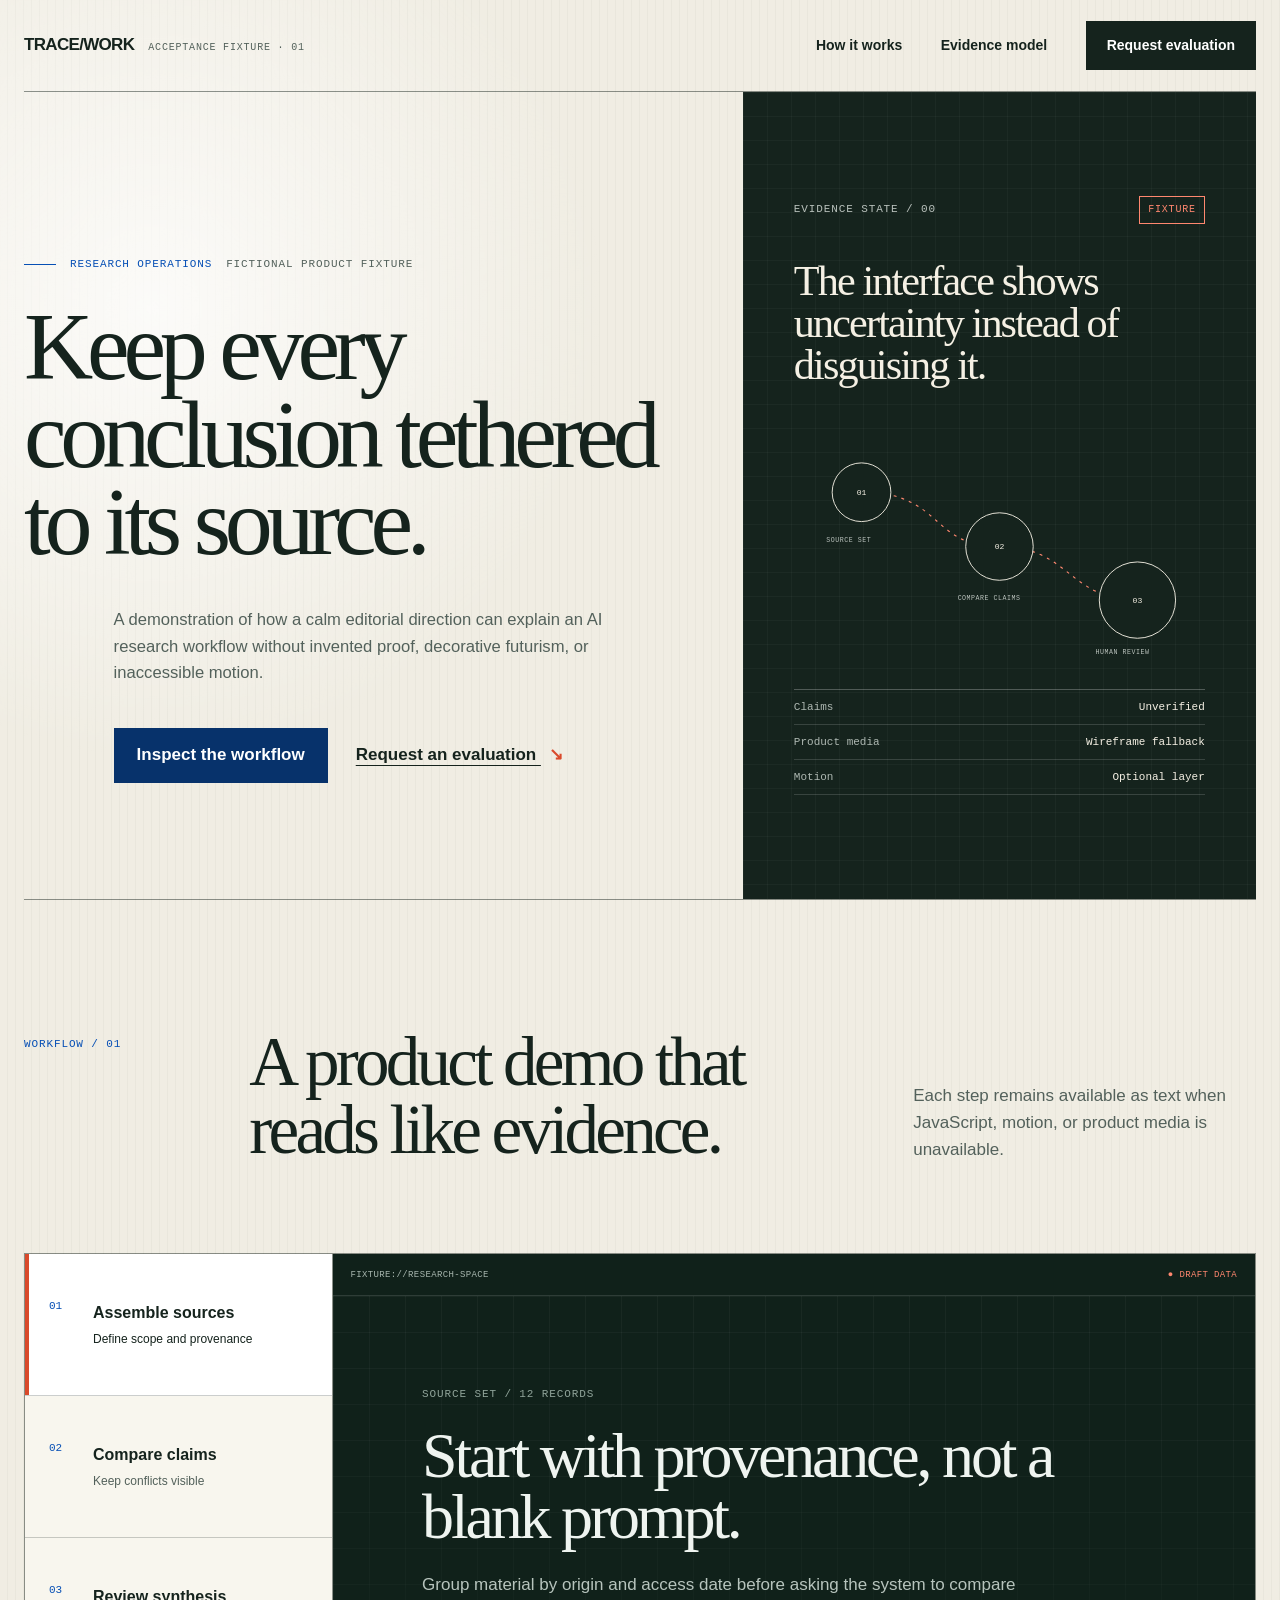
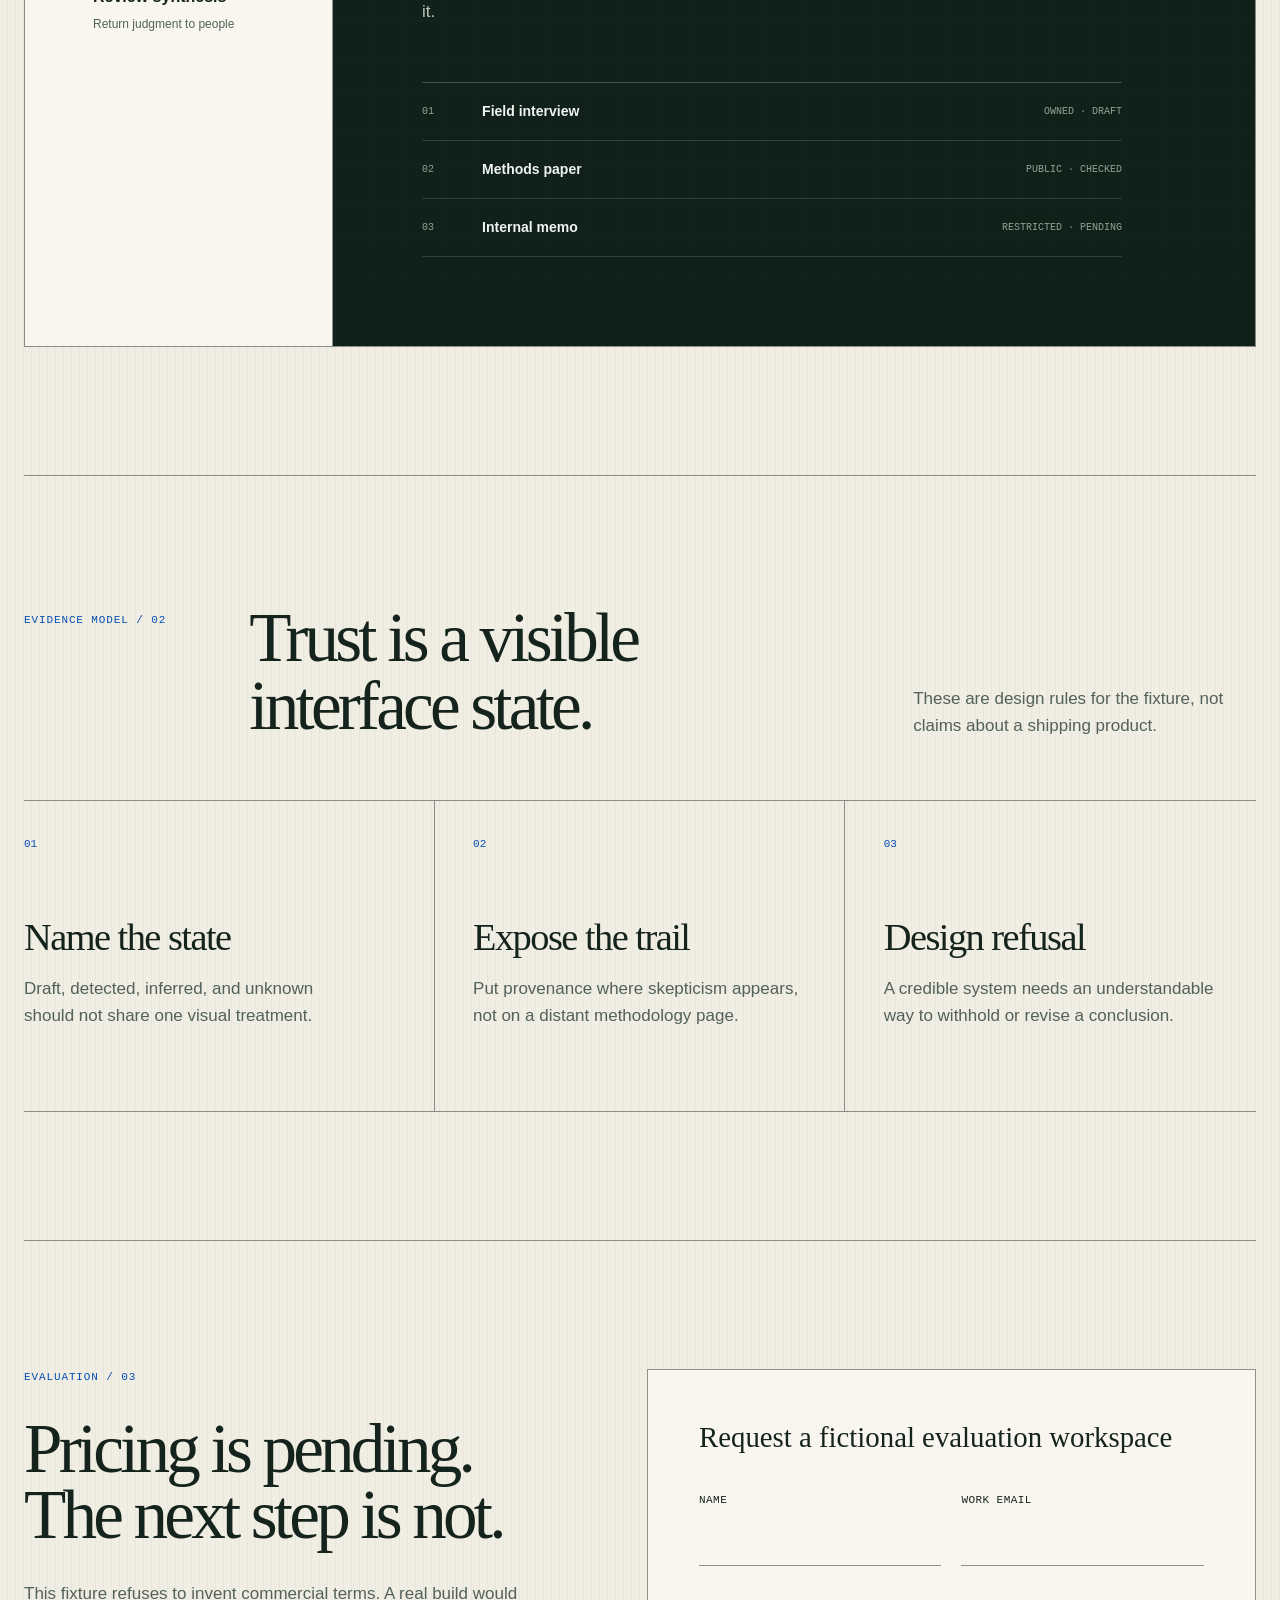
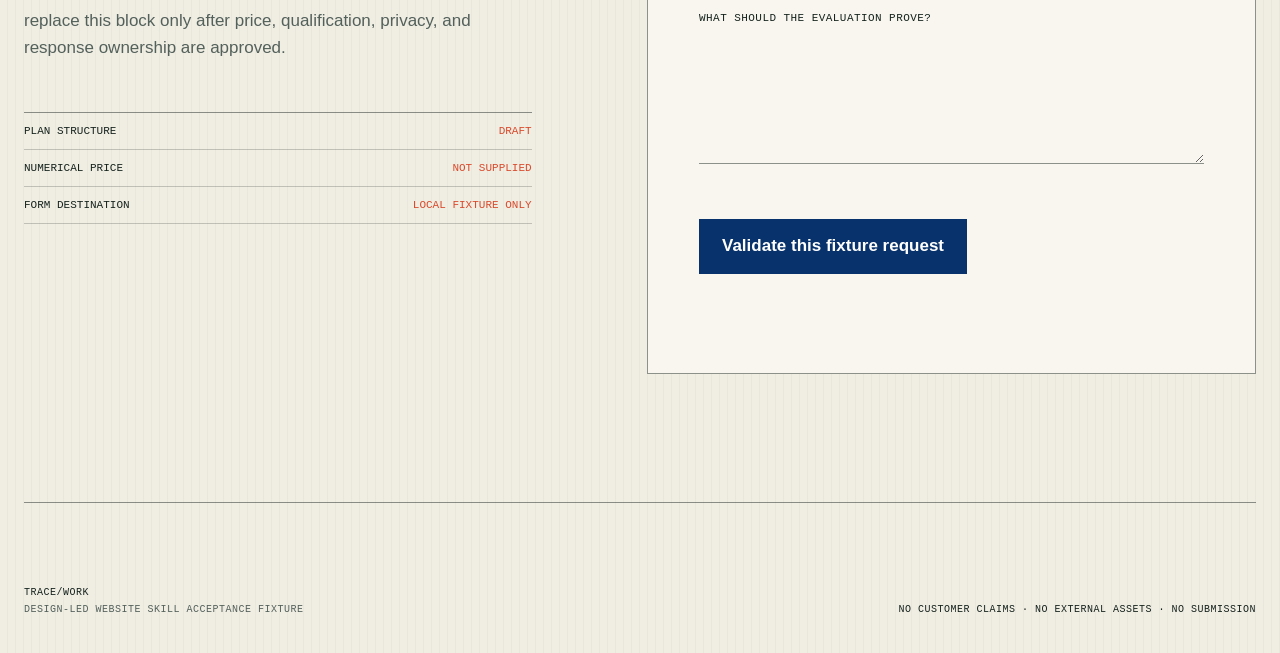
<file: skills/design-led-website-builder/assets/e2e-fixture/index.html>
<!doctype html>
<html lang="en">
  <head>
    <meta charset="utf-8" />
    <meta name="viewport" content="width=device-width, initial-scale=1" />
    <meta name="color-scheme" content="light" />
    <meta
      name="description"
      content="A fictional browser-test fixture for a design-led website workflow."
    />
    <link rel="icon" href="data:," />
    <title>Trace/Work — Evidence-first research fixture</title>
    <link rel="stylesheet" href="styles.css" />
    <noscript>
      <style>
        @media (max-width: 720px) {
          .primary-nav { position: static; grid-column: 1 / -1; box-shadow: none; }
        }
      </style>
    </noscript>
    <script src="app.js" defer></script>
  </head>
  <body>
    <a class="skip-link" href="#main">Skip to content</a>

    <header class="site-header" data-header>
      <a class="wordmark" href="#top" aria-label="TRACE/WORK — back to top">
        <span>TRACE/WORK</span>
        <small>acceptance fixture · 01</small>
      </a>

      <button
        class="nav-toggle"
        type="button"
        aria-expanded="false"
        aria-controls="primary-navigation"
      >
        <span>Menu</span>
        <span class="nav-toggle__mark" aria-hidden="true"></span>
      </button>

      <nav class="primary-nav" id="primary-navigation" aria-label="Primary navigation">
        <a href="#workflow">How it works</a>
        <a href="#method">Evidence model</a>
        <a class="nav-action" href="#evaluation">Request evaluation</a>
      </nav>
    </header>

    <main id="main">
      <section class="hero" id="top" aria-labelledby="hero-title">
        <div class="hero__copy">
          <p class="eyebrow"><span>Research operations</span> Fictional product fixture</p>
          <h1 id="hero-title">Keep every conclusion tethered to its source.</h1>
          <p class="hero__lede">
            A demonstration of how a calm editorial direction can explain an AI research
            workflow without invented proof, decorative futurism, or inaccessible motion.
          </p>
          <div class="hero__actions">
            <a class="button button--primary" href="#workflow">Inspect the workflow</a>
            <a class="text-link" href="#evaluation">Request an evaluation <span aria-hidden="true">↘</span></a>
          </div>
        </div>

        <aside class="hero__evidence" aria-labelledby="evidence-state-title">
          <div class="evidence-heading">
            <p class="index">EVIDENCE STATE / 00</p>
            <span class="status status--pending">Fixture</span>
          </div>
          <h2 id="evidence-state-title">The interface shows uncertainty instead of disguising it.</h2>
          <svg class="evidence-map" viewBox="0 0 560 300" role="img" aria-labelledby="map-title map-desc">
            <title id="map-title">Evidence flow from sources to human review</title>
            <desc id="map-desc">Three connected stages: source set, compared claims, and human review.</desc>
            <path class="map-line" d="M92 78 C204 78 184 152 280 152 S374 225 468 225" />
            <g class="map-node" transform="translate(92 78)">
              <circle r="40" />
              <text text-anchor="middle" y="4">01</text>
            </g>
            <g class="map-node" transform="translate(280 152)">
              <circle r="46" />
              <text text-anchor="middle" y="4">02</text>
            </g>
            <g class="map-node" transform="translate(468 225)">
              <circle r="52" />
              <text text-anchor="middle" y="4">03</text>
            </g>
            <text class="map-label" x="44" y="146">SOURCE SET</text>
            <text class="map-label" x="223" y="225">COMPARE CLAIMS</text>
            <text class="map-label" x="411" y="298">HUMAN REVIEW</text>
          </svg>
          <dl class="evidence-meta">
            <div><dt>Claims</dt><dd>Unverified</dd></div>
            <div><dt>Product media</dt><dd>Wireframe fallback</dd></div>
            <div><dt>Motion</dt><dd>Optional layer</dd></div>
          </dl>
        </aside>
      </section>

      <section class="workflow section-shell" id="workflow" aria-labelledby="workflow-title">
        <header class="section-heading">
          <p class="index">WORKFLOW / 01</p>
          <div>
            <h2 id="workflow-title">A product demo that reads like evidence.</h2>
            <p>Each step remains available as text when JavaScript, motion, or product media is unavailable.</p>
          </div>
        </header>

        <div class="demo">
          <div class="demo-tabs" role="tablist" aria-label="Research workflow steps">
            <button id="tab-source" role="tab" aria-selected="true" aria-controls="panel-source" tabindex="0" data-step="source">
              <span>01</span><strong>Assemble sources</strong><small>Define scope and provenance</small>
            </button>
            <button id="tab-compare" role="tab" aria-selected="false" aria-controls="panel-compare" tabindex="-1" data-step="compare">
              <span>02</span><strong>Compare claims</strong><small>Keep conflicts visible</small>
            </button>
            <button id="tab-review" role="tab" aria-selected="false" aria-controls="panel-review" tabindex="-1" data-step="review">
              <span>03</span><strong>Review synthesis</strong><small>Return judgment to people</small>
            </button>
          </div>

          <div class="demo-stage" aria-live="polite">
            <div class="stage-chrome" aria-hidden="true">
              <span>fixture://research-space</span><span>● draft data</span>
            </div>
            <div class="stage-grid" aria-hidden="true"></div>

            <article class="demo-panel" id="panel-source" role="tabpanel" aria-labelledby="tab-source" data-panel="source">
              <p class="panel-kicker">Source set / 12 records</p>
              <h3>Start with provenance, not a blank prompt.</h3>
              <p>Group material by origin and access date before asking the system to compare it.</p>
              <div class="record-list" aria-label="Illustrative source records">
                <div><span>01</span><b>Field interview</b><em>Owned · draft</em></div>
                <div><span>02</span><b>Methods paper</b><em>Public · checked</em></div>
                <div><span>03</span><b>Internal memo</b><em>Restricted · pending</em></div>
              </div>
            </article>

            <article class="demo-panel" id="panel-compare" role="tabpanel" aria-labelledby="tab-compare" data-panel="compare">
              <p class="panel-kicker">Claim comparison / 03 tensions</p>
              <h3>Keep disagreement in the working surface.</h3>
              <p>Contradictions remain inspectable instead of being flattened into a confident paragraph.</p>
              <div class="claim-grid" aria-label="Illustrative claim comparison">
                <div><span>CLAIM A</span><p>Adoption is driven by review speed.</p><em>2 supporting · 1 conflicting</em></div>
                <div><span>CLAIM B</span><p>Trust depends on visible source trails.</p><em>3 supporting · 0 conflicting</em></div>
              </div>
            </article>

            <article class="demo-panel" id="panel-review" role="tabpanel" aria-labelledby="tab-review" data-panel="review">
              <p class="panel-kicker">Human review / unresolved</p>
              <h3>Make the final decision explicitly human.</h3>
              <p>Reviewers can inspect support, flag gaps, and refuse a conclusion without losing the work.</p>
              <div class="review-card" aria-label="Illustrative review status">
                <div><span class="review-mark" aria-hidden="true">?</span><div><b>Conclusion requires review</b><small>Two claims rely on pending evidence.</small></div></div>
                <button type="button" disabled>Approval unavailable in fixture</button>
              </div>
            </article>
          </div>
        </div>
        <noscript><p class="noscript-note">Enhanced step switching is unavailable; all three workflow steps are shown in sequence.</p></noscript>
      </section>

      <section class="method section-shell" id="method" aria-labelledby="method-title">
        <header class="section-heading section-heading--compact">
          <p class="index">EVIDENCE MODEL / 02</p>
          <div>
            <h2 id="method-title">Trust is a visible interface state.</h2>
            <p>These are design rules for the fixture, not claims about a shipping product.</p>
          </div>
        </header>
        <div class="principles">
          <article>
            <span>01</span><h3>Name the state</h3>
            <p>Draft, detected, inferred, and unknown should not share one visual treatment.</p>
          </article>
          <article>
            <span>02</span><h3>Expose the trail</h3>
            <p>Put provenance where skepticism appears, not on a distant methodology page.</p>
          </article>
          <article>
            <span>03</span><h3>Design refusal</h3>
            <p>A credible system needs an understandable way to withhold or revise a conclusion.</p>
          </article>
        </div>
      </section>

      <section class="evaluation section-shell" id="evaluation" aria-labelledby="evaluation-title">
        <div class="evaluation__terms">
          <p class="index">EVALUATION / 03</p>
          <h2 id="evaluation-title">Pricing is pending. The next step is not.</h2>
          <p>
            This fixture refuses to invent commercial terms. A real build would replace this
            block only after price, qualification, privacy, and response ownership are approved.
          </p>
          <dl>
            <div><dt>Plan structure</dt><dd>Draft</dd></div>
            <div><dt>Numerical price</dt><dd>Not supplied</dd></div>
            <div><dt>Form destination</dt><dd>Local fixture only</dd></div>
          </dl>
        </div>

        <form class="evaluation-form" action="#evaluation" method="get" novalidate>
          <p class="form-intro">Request a fictional evaluation workspace</p>
          <div class="field-row">
            <div class="field">
              <label for="name">Name</label>
              <input id="name" name="name" autocomplete="name" required aria-describedby="name-error" />
              <small class="field-error" id="name-error"></small>
            </div>
            <div class="field">
              <label for="email">Work email</label>
              <input id="email" name="email" type="email" autocomplete="email" required aria-describedby="email-error" />
              <small class="field-error" id="email-error"></small>
            </div>
          </div>
          <div class="field">
            <label for="team">What should the evaluation prove?</label>
            <textarea id="team" name="team" rows="4" required aria-describedby="team-error"></textarea>
            <small class="field-error" id="team-error"></small>
          </div>
          <button class="button button--primary" type="submit">Validate this fixture request</button>
          <p class="form-status" role="status" tabindex="-1"></p>
        </form>
      </section>
    </main>

    <footer class="site-footer">
      <p>TRACE/WORK <span>Design-led website Skill acceptance fixture</span></p>
      <p>No customer claims · no external assets · no submission</p>
    </footer>
  </body>
</html>
</file>
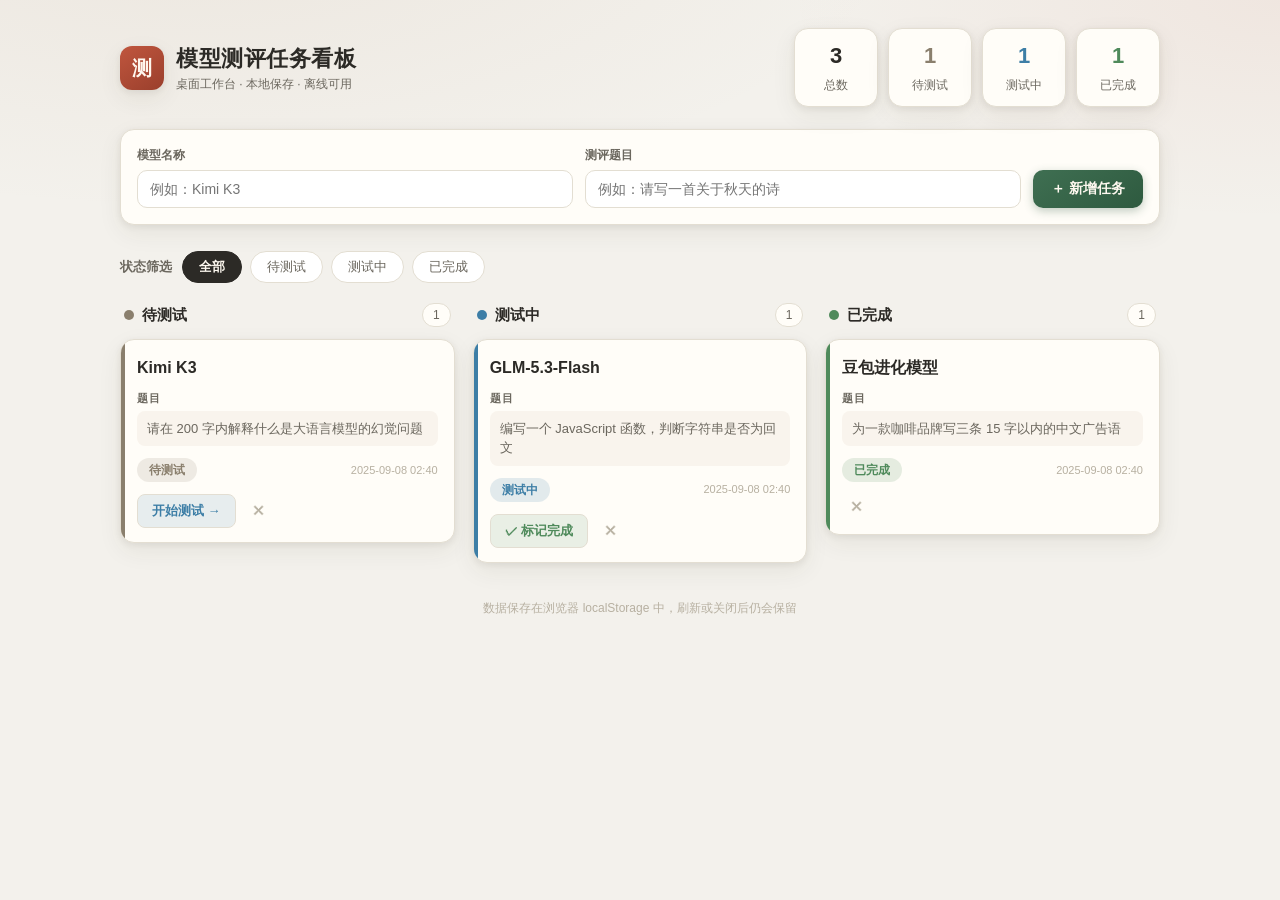
<file: skills/liucong-model-eval/assets/demo/board-source.html>
<!DOCTYPE html>
<html lang="zh-CN">
<head>
<meta charset="UTF-8">
<meta name="viewport" content="width=device-width, initial-scale=1.0">
<title>模型测评任务看板</title>
<style>
  :root {
    --bg: #f3f1ec;
    --panel: #fffdf8;
    --ink: #2c2a26;
    --ink-soft: #6b675e;
    --line: #e3ded2;
    --wood: #b08968;
    --accent: #c0563e;
    --todo: #8a7f6d;
    --doing: #3d7ea6;
    --done: #4f8a5b;
    --radius: 14px;
    --shadow: 0 2px 6px rgba(60,50,35,.08), 0 8px 24px rgba(60,50,35,.07);
  }
  * { box-sizing: border-box; margin: 0; padding: 0; }
  html { -webkit-text-size-adjust: 100%; }
  body {
    font-family: "PingFang SC", "Hiragino Sans GB", "Microsoft YaHei", "Noto Sans CJK SC", sans-serif;
    background:
      radial-gradient(1200px 500px at 15% -10%, rgba(176,137,104,.10), transparent 60%),
      radial-gradient(900px 400px at 100% 0%, rgba(192,86,62,.07), transparent 55%),
      var(--bg);
    color: var(--ink);
    min-height: 100vh;
    line-height: 1.5;
  }
  .desk { max-width: 1080px; margin: 0 auto; padding: 28px 20px 60px; }

  header.bar {
    display: flex; align-items: center; justify-content: space-between;
    gap: 16px; flex-wrap: wrap; margin-bottom: 22px;
  }
  .brand { display: flex; align-items: center; gap: 12px; }
  .brand .seal {
    width: 44px; height: 44px; border-radius: 12px; flex: none;
    background: linear-gradient(145deg, #c0563e, #9a3f2c);
    color: #fff7ee; display: grid; place-items: center;
    font-size: 20px; font-weight: 700; box-shadow: var(--shadow);
  }
  .brand h1 { font-size: 22px; letter-spacing: .5px; }
  .brand p { font-size: 12px; color: var(--ink-soft); }

  .stats { display: flex; gap: 10px; flex-wrap: wrap; }
  .stat {
    background: var(--panel); border: 1px solid var(--line);
    border-radius: var(--radius); padding: 10px 16px; min-width: 84px;
    box-shadow: var(--shadow); text-align: center;
  }
  .stat b { display: block; font-size: 22px; font-variant-numeric: tabular-nums; }
  .stat span { font-size: 12px; color: var(--ink-soft); }
  .stat.s-todo b { color: var(--todo); }
  .stat.s-doing b { color: var(--doing); }
  .stat.s-done b { color: var(--done); }

  .toolbar {
    display: flex; gap: 12px; align-items: flex-end; flex-wrap: wrap;
    background: var(--panel); border: 1px solid var(--line);
    border-radius: var(--radius); padding: 16px; margin-bottom: 26px;
    box-shadow: var(--shadow);
  }
  .field { display: flex; flex-direction: column; gap: 6px; flex: 1 1 180px; }
  .field label { font-size: 12px; color: var(--ink-soft); font-weight: 600; }
  .field input {
    border: 1px solid var(--line); border-radius: 10px; background: #fff;
    padding: 10px 12px; font-size: 14px; color: var(--ink);
    outline: none; transition: border-color .15s, box-shadow .15s;
    font-family: inherit; width: 100%;
  }
  .field input:focus { border-color: var(--wood); box-shadow: 0 0 0 3px rgba(176,137,104,.18); }

  .btn {
    border: none; cursor: pointer; font-family: inherit; font-size: 14px;
    border-radius: 10px; padding: 10px 18px; font-weight: 600;
    transition: transform .1s ease, box-shadow .15s ease, background .15s;
  }
  .btn:active { transform: translateY(1px); }
  .btn-add {
    background: linear-gradient(145deg, #3f6f52, #2e5a3f); color: #fdf8ef;
    box-shadow: 0 3px 10px rgba(46,90,63,.3);
  }
  .btn-add:hover { box-shadow: 0 5px 14px rgba(46,90,63,.4); }
  .btn-ghost { background: #fff; border: 1px solid var(--line); color: var(--ink-soft); }
  .btn-ghost:hover { border-color: var(--wood); color: var(--ink); }

  .filters { display: flex; gap: 8px; flex-wrap: wrap; margin-bottom: 20px; align-items: center; }
  .filters .cap { font-size: 13px; color: var(--ink-soft); margin-right: 2px; font-weight: 600; }
  .chip {
    border: 1px solid var(--line); background: #fff; color: var(--ink-soft);
    border-radius: 999px; padding: 6px 16px; font-size: 13px; cursor: pointer;
    font-family: inherit; transition: all .15s;
  }
  .chip:hover { border-color: var(--wood); }
  .chip.active { background: var(--ink); color: #fdf8ef; border-color: var(--ink); font-weight: 600; }

  .board { display: grid; grid-template-columns: repeat(3, 1fr); gap: 18px; align-items: start; }
  .col-head { display: flex; align-items: center; gap: 8px; margin-bottom: 12px; padding: 0 4px; }
  .col-head .dot { width: 10px; height: 10px; border-radius: 50%; }
  .col-head h2 { font-size: 15px; font-weight: 700; }
  .col-head .count {
    margin-left: auto; font-size: 12px; color: var(--ink-soft);
    background: var(--panel); border: 1px solid var(--line);
    border-radius: 999px; padding: 2px 10px;
  }
  .col-head.todo .dot { background: var(--todo); }
  .col-head.doing .dot { background: var(--doing); }
  .col-head.done .dot { background: var(--done); }

  .col-cards { display: flex; flex-direction: column; gap: 14px; min-height: 60px; }
  .empty-hint {
    border: 1.5px dashed var(--line); border-radius: var(--radius);
    color: #b7b0a1; text-align: center; padding: 26px 10px; font-size: 13px;
    background: rgba(255,253,248,.5);
  }

  .card {
    background: var(--panel); border: 1px solid var(--line);
    border-radius: var(--radius); padding: 16px 16px 14px;
    box-shadow: var(--shadow); position: relative; overflow: hidden;
    animation: pop .25s ease;
  }
  @keyframes pop { from { opacity: 0; transform: translateY(6px) scale(.98); } to { opacity: 1; } }
  .card::before { content: ""; position: absolute; left: 0; top: 0; bottom: 0; width: 4px; }
  .card.st-todo::before { background: var(--todo); }
  .card.st-doing::before { background: var(--doing); }
  .card.st-done::before { background: var(--done); }

  .card .model-name { font-size: 16px; font-weight: 700; word-break: break-all; }
  .card .q-label { font-size: 11px; color: var(--ink-soft); margin-top: 10px; font-weight: 600; letter-spacing: 1px; }
  .card .question {
    margin-top: 4px; font-size: 13px; color: var(--ink-soft);
    background: rgba(176,137,104,.08); border-radius: 8px; padding: 8px 10px;
    word-break: break-all;
  }
  .card .meta {
    display: flex; align-items: center; justify-content: space-between;
    margin-top: 12px; gap: 8px; flex-wrap: wrap;
  }
  .badge { font-size: 12px; font-weight: 600; padding: 3px 12px; border-radius: 999px; }
  .st-todo .badge { background: rgba(138,127,109,.15); color: var(--todo); }
  .st-doing .badge { background: rgba(61,126,166,.15); color: var(--doing); }
  .st-done .badge { background: rgba(79,138,91,.15); color: var(--done); }
  .card .time { font-size: 11px; color: #b7b0a1; }

  .card .actions { display: flex; gap: 8px; margin-top: 12px; flex-wrap: wrap; align-items: center; }
  .btn-sm { padding: 7px 14px; font-size: 13px; border-radius: 8px; }
  .btn-start { background: rgba(61,126,166,.12); color: var(--doing); }
  .btn-start:hover { background: rgba(61,126,166,.22); }
  .btn-finish { background: rgba(79,138,91,.12); color: var(--done); }
  .btn-finish:hover { background: rgba(79,138,91,.22); }
  .btn-del {
    background: none; border: none; color: #b7b0a1; cursor: pointer;
    font-size: 14px; line-height: 1; padding: 6px 8px; border-radius: 6px;
  }
  .btn-del:hover { color: var(--accent); background: rgba(192,86,62,.08); }

  .toast {
    position: fixed; left: 50%; bottom: 30px; transform: translateX(-50%) translateY(20px);
    background: var(--ink); color: #fdf8ef; padding: 10px 22px; border-radius: 999px;
    font-size: 13px; opacity: 0; pointer-events: none;
    transition: opacity .25s, transform .25s; box-shadow: var(--shadow); z-index: 50;
    max-width: 86vw;
  }
  .toast.show { opacity: 1; transform: translateX(-50%) translateY(0); }

  footer.note { margin-top: 36px; text-align: center; font-size: 12px; color: #b7b0a1; }

  @media (max-width: 860px) {
    .board { grid-template-columns: repeat(auto-fit, minmax(260px, 1fr)); }
  }
  @media (max-width: 560px) {
    .desk { padding: 18px 12px 48px; }
    .brand h1 { font-size: 18px; }
    .stats { width: 100%; }
    .stat { flex: 1 1 calc(50% - 10px); min-width: 0; padding: 8px 10px; }
    .stat b { font-size: 18px; }
    .toolbar { padding: 12px; }
    .field { flex: 1 1 100%; }
    .btn-add { width: 100%; }
    .filters .cap { width: 100%; margin-bottom: 2px; }
    .chip { padding: 5px 13px; }
  }
</style>
</head>
<body>
<div class="desk">

  <header class="bar">
    <div class="brand">
      <div class="seal">测</div>
      <div>
        <h1>模型测评任务看板</h1>
        <p>桌面工作台 · 本地保存 · 离线可用</p>
      </div>
    </div>
    <div class="stats" id="stats">
      <div class="stat s-total"><b id="n-total">0</b><span>总数</span></div>
      <div class="stat s-todo"><b id="n-todo">0</b><span>待测试</span></div>
      <div class="stat s-doing"><b id="n-doing">0</b><span>测试中</span></div>
      <div class="stat s-done"><b id="n-done">0</b><span>已完成</span></div>
    </div>
  </header>

  <form class="toolbar" id="add-form" autocomplete="off">
    <div class="field">
      <label for="inp-model">模型名称</label>
      <input id="inp-model" type="text" placeholder="例如：Kimi K3" maxlength="60">
    </div>
    <div class="field">
      <label for="inp-question">测评题目</label>
      <input id="inp-question" type="text" placeholder="例如：请写一首关于秋天的诗" maxlength="200">
    </div>
    <div class="field" style="flex:0 0 auto; justify-content:flex-end;">
      <label>&nbsp;</label>
      <button type="submit" class="btn btn-add" id="btn-add">＋ 新增任务</button>
    </div>
  </form>

  <div class="filters" id="filters">
    <span class="cap">状态筛选</span>
    <button type="button" class="chip active" data-filter="all">全部</button>
    <button type="button" class="chip" data-filter="todo">待测试</button>
    <button type="button" class="chip" data-filter="doing">测试中</button>
    <button type="button" class="chip" data-filter="done">已完成</button>
  </div>

  <div class="board">
    <section>
      <div class="col-head todo"><span class="dot"></span><h2>待测试</h2><span class="count" id="c-todo">0</span></div>
      <div class="col-cards" id="col-todo"></div>
    </section>
    <section>
      <div class="col-head doing"><span class="dot"></span><h2>测试中</h2><span class="count" id="c-doing">0</span></div>
      <div class="col-cards" id="col-doing"></div>
    </section>
    <section>
      <div class="col-head done"><span class="dot"></span><h2>已完成</h2><span class="count" id="c-done">0</span></div>
      <div class="col-cards" id="col-done"></div>
    </section>
  </div>

  <footer class="note">数据保存在浏览器 localStorage 中，刷新或关闭后仍会保留</footer>
</div>

<div class="toast" id="toast"></div>

<script>
(function () {
  "use strict";
  var STORE_KEY = "model-eval-board-v1";
  var STATUS_TEXT = { todo: "待测试", doing: "测试中", done: "已完成" };
  var SEED = [
    { id: "seed-1", model: "Kimi K3", question: "请在 200 字内解释什么是大语言模型的幻觉问题", status: "todo", createdAt: 1757299200000 },
    { id: "seed-2", model: "GLM-5.3-Flash", question: "编写一个 JavaScript 函数，判断字符串是否为回文", status: "doing", createdAt: 1757299200000 },
    { id: "seed-3", model: "豆包进化模型", question: "为一款咖啡品牌写三条 15 字以内的中文广告语", status: "done", createdAt: 1757299200000 }
  ];

  var $ = function (id) { return document.getElementById(id); };

  function loadTasks() {
    try {
      var raw = localStorage.getItem(STORE_KEY);
      if (raw) {
        var arr = JSON.parse(raw);
        if (Array.isArray(arr)) return arr;
      }
    } catch (e) { /* 数据损坏时回退到初始数据 */ }
    return null;
  }

  function saveTasks() {
    try {
      localStorage.setItem(STORE_KEY, JSON.stringify(tasks));
    } catch (e) { /* 隐私模式等场景下静默失败 */ }
  }

  var tasks = loadTasks();
  if (!tasks) { tasks = SEED.slice(); saveTasks(); }

  var currentFilter = "all";

  function fmtTime(ts) {
    var d = new Date(ts);
    function p(n) { return (n < 10 ? "0" : "") + n; }
    return d.getFullYear() + "-" + p(d.getMonth() + 1) + "-" + p(d.getDate()) +
      " " + p(d.getHours()) + ":" + p(d.getMinutes());
  }

  var toastTimer = null;
  function toast(msg) {
    var t = $("toast");
    t.textContent = msg;
    t.classList.add("show");
    clearTimeout(toastTimer);
    toastTimer = setTimeout(function () { t.classList.remove("show"); }, 2200);
  }

  function esc(s) {
    return String(s).replace(/[&<>"']/g, function (c) {
      return { "&": "&amp;", "<": "&lt;", ">": "&gt;", '"': "&quot;", "'": "&#39;" }[c];
    });
  }

  function cardHTML(task) {
    var actions = "";
    if (task.status === "todo") {
      actions = '<button type="button" class="btn btn-ghost btn-sm btn-start" data-act="start" data-id="' + esc(task.id) + '">开始测试 →</button>';
    } else if (task.status === "doing") {
      actions = '<button type="button" class="btn btn-ghost btn-sm btn-finish" data-act="finish" data-id="' + esc(task.id) + '">✓ 标记完成</button>';
    }
    return '<article class="card st-' + task.status + '">' +
      '<div class="model-name">' + esc(task.model) + '</div>' +
      '<div class="q-label">题目</div>' +
      '<div class="question">' + esc(task.question) + '</div>' +
      '<div class="meta"><span class="badge">' + STATUS_TEXT[task.status] + '</span>' +
      '<span class="time">' + fmtTime(task.createdAt) + '</span></div>' +
      '<div class="actions">' + actions +
      '<button type="button" class="btn-del" data-act="del" data-id="' + esc(task.id) + '" title="删除任务" aria-label="删除任务">✕</button>' +
      '</div></article>';
  }

  function findTask(id) {
    for (var i = 0; i < tasks.length; i++) if (tasks[i].id === id) return tasks[i];
    return null;
  }

  function render() {
    var cols = { todo: $("col-todo"), doing: $("col-doing"), done: $("col-done") };
    ["todo", "doing", "done"].forEach(function (st) {
      var list = tasks.filter(function (t) { return t.status === st; });
      cols[st].innerHTML = list.length
        ? list.map(cardHTML).join("")
        : '<div class="empty-hint">暂无' + STATUS_TEXT[st] + "的任务</div>";
      $("c-" + st).textContent = list.length;
    });

    var counts = { todo: 0, doing: 0, done: 0 };
    tasks.forEach(function (t) {
      if (counts[t.status] === undefined) counts[t.status] = 0;
      counts[t.status] += 1;
    });
    $("n-total").textContent = tasks.length;
    $("n-todo").textContent = counts.todo;
    $("n-doing").textContent = counts.doing;
    $("n-done").textContent = counts.done;
  }

  function applyFilter() {
    var sections = document.querySelectorAll(".board > section");
    ["todo", "doing", "done"].forEach(function (st, i) {
      sections[i].style.display = (currentFilter === "all" || currentFilter === st) ? "" : "none";
    });
  }

  $("add-form").addEventListener("submit", function (e) {
    e.preventDefault();
    var model = $("inp-model").value.trim();
    var question = $("inp-question").value.trim();
    if (!model) { toast("请填写模型名称"); $("inp-model").focus(); return; }
    if (!question) { toast("请填写测评题目"); $("inp-question").focus(); return; }
    tasks.unshift({
      id: "t-" + Date.now() + "-" + Math.random().toString(36).slice(2, 8),
      model: model, question: question, status: "todo", createdAt: Date.now()
    });
    saveTasks();
    $("inp-model").value = "";
    $("inp-question").value = "";
    $("inp-model").focus();
    render();
    toast("已新增任务：" + model);
  });

  $("filters").addEventListener("click", function (e) {
    var chip = e.target.closest(".chip");
    if (!chip) return;
    currentFilter = chip.getAttribute("data-filter");
    document.querySelectorAll("#filters .chip").forEach(function (c) {
      c.classList.toggle("active", c === chip);
    });
    applyFilter();
  });

  document.addEventListener("click", function (e) {
    var btn = e.target.closest("[data-act]");
    if (!btn) return;
    var act = btn.getAttribute("data-act");
    var task = findTask(btn.getAttribute("data-id"));
    if (!task) return;
    if (act === "start") {
      task.status = "doing";
      saveTasks(); render(); applyFilter();
      toast("「" + task.model + "」开始测试");
    } else if (act === "finish") {
      task.status = "done";
      saveTasks(); render(); applyFilter();
      toast("「" + task.model + "」已完成 🎉");
    } else if (act === "del") {
      if (window.confirm("确定删除「" + task.model + "」的任务吗？")) {
        tasks = tasks.filter(function (t) { return t.id !== task.id; });
        saveTasks(); render(); applyFilter();
        toast("已删除任务");
      }
    }
  });

  render();
  applyFilter();
})();
</script>
</body>
</html>
</file>
<file: skills/design-led-website-builder/assets/e2e-fixture/styles.css>
:root {
  --paper: #f0ede3;
  --paper-bright: #f8f6ee;
  --ink: #15231d;
  --ink-muted: #53615b;
  --blue: #064fb5;
  --blue-dark: #07326b;
  --orange: #d94a2b;
  --line: rgba(21, 35, 29, 0.22);
  --line-strong: rgba(21, 35, 29, 0.48);
  --serif: "Iowan Old Style", "Baskerville", "Times New Roman", serif;
  --sans: "Avenir Next", "Helvetica Neue", Helvetica, sans-serif;
  --mono: "SFMono-Regular", Consolas, "Liberation Mono", monospace;
  --page: min(100% - 48px, 1440px);
  --ease: cubic-bezier(0.22, 1, 0.36, 1);
}

* { box-sizing: border-box; }

html {
  scroll-behavior: smooth;
  background: var(--paper);
}

body {
  margin: 0;
  min-width: 280px;
  color: var(--ink);
  background:
    radial-gradient(circle at 12% 8%, rgba(255, 255, 255, 0.78), transparent 28rem),
    linear-gradient(90deg, transparent calc(100% - 1px), rgba(21, 35, 29, 0.035) 1px),
    var(--paper);
  background-size: auto, 8px 8px, auto;
  font-family: var(--sans);
  font-size: 17px;
  line-height: 1.58;
  text-rendering: optimizeLegibility;
}

::selection { color: var(--paper-bright); background: var(--blue-dark); }

a { color: inherit; }

button, input, textarea { font: inherit; }

button, a { -webkit-tap-highlight-color: transparent; }

:focus-visible {
  outline: 3px solid var(--orange);
  outline-offset: 4px;
}

.skip-link {
  position: fixed;
  z-index: 100;
  top: 12px;
  left: 12px;
  padding: 12px 16px;
  color: #fff;
  background: var(--blue-dark);
  transform: translateY(-160%);
}

.skip-link:focus { transform: translateY(0); }

.site-header {
  position: relative;
  z-index: 20;
  width: var(--page);
  min-height: 92px;
  margin: 0 auto;
  display: grid;
  grid-template-columns: 1fr auto;
  align-items: center;
  border-bottom: 1px solid var(--line-strong);
}

.wordmark {
  width: fit-content;
  display: flex;
  align-items: baseline;
  gap: 14px;
  text-decoration: none;
  letter-spacing: -0.04em;
  font-weight: 700;
}

.wordmark small {
  color: var(--ink-muted);
  font-family: var(--mono);
  font-size: 10px;
  font-weight: 500;
  letter-spacing: 0.08em;
  text-transform: uppercase;
}

.primary-nav { display: flex; align-items: center; gap: clamp(20px, 3vw, 50px); }

.primary-nav a {
  padding-block: 12px;
  text-decoration: none;
  font-size: 14px;
  font-weight: 600;
}

.primary-nav a:not(.nav-action) { border-bottom: 1px solid transparent; }
.primary-nav a:not(.nav-action):hover { border-color: currentColor; }

.nav-action {
  padding-inline: 20px;
  color: #fff;
  background: var(--ink);
  border: 1px solid var(--ink);
}

.nav-action:hover { color: var(--ink); background: transparent; }

.nav-toggle { display: none; }

.hero {
  width: var(--page);
  min-height: min(820px, calc(100vh - 92px));
  margin: 0 auto;
  display: grid;
  grid-template-columns: minmax(0, 7fr) minmax(380px, 5fr);
  border-bottom: 1px solid var(--line-strong);
}

.hero__copy {
  padding: clamp(72px, 10vw, 150px) clamp(36px, 6vw, 96px) 80px 0;
  display: flex;
  flex-direction: column;
  justify-content: center;
}

.eyebrow, .index, .panel-kicker {
  margin: 0 0 30px;
  font-family: var(--mono);
  font-size: 11px;
  letter-spacing: 0.08em;
  text-transform: uppercase;
}

.eyebrow { display: flex; align-items: center; gap: 14px; color: var(--ink-muted); }
.eyebrow span { color: var(--blue); }
.eyebrow::before { width: 32px; height: 1px; background: var(--blue); content: ""; }

h1, h2, h3, p { overflow-wrap: anywhere; }

h1 {
  max-width: 960px;
  margin: 0;
  font-family: var(--serif);
  font-size: clamp(3.6rem, 7.5vw, 7.8rem);
  font-weight: 400;
  line-height: 0.91;
  letter-spacing: -0.065em;
}

.hero__lede {
  max-width: 650px;
  margin: 42px 0 0 clamp(0px, 7vw, 120px);
  color: var(--ink-muted);
  font-size: clamp(1.03rem, 1.3vw, 1.28rem);
}

.hero__actions {
  margin: 42px 0 0 clamp(0px, 7vw, 120px);
  display: flex;
  flex-wrap: wrap;
  align-items: center;
  gap: 28px;
}

.button {
  min-height: 50px;
  padding: 13px 22px;
  border: 1px solid var(--ink);
  cursor: pointer;
  text-decoration: none;
  font-weight: 700;
}

.button--primary { color: #fff; background: var(--blue-dark); border-color: var(--blue-dark); }
.button--primary:hover { color: var(--blue-dark); background: transparent; }

.text-link { padding-block: 10px; font-weight: 700; text-underline-offset: 5px; }
.text-link span { display: inline-block; margin-left: 8px; color: var(--orange); }

.hero__evidence {
  min-width: 0;
  padding: clamp(52px, 6vw, 92px) clamp(28px, 4vw, 60px);
  align-self: stretch;
  display: flex;
  flex-direction: column;
  justify-content: center;
  color: #f5f0e4;
  background:
    linear-gradient(rgba(255,255,255,.03) 1px, transparent 1px),
    linear-gradient(90deg, rgba(255,255,255,.03) 1px, transparent 1px),
    var(--ink);
  background-size: 24px 24px;
}

.evidence-heading { display: flex; align-items: center; justify-content: space-between; gap: 20px; }
.evidence-heading .index { margin: 0; color: #b9c1bc; }

.status {
  padding: 5px 8px;
  font-family: var(--mono);
  font-size: 10px;
  letter-spacing: 0.08em;
  text-transform: uppercase;
  border: 1px solid currentColor;
}

.status--pending { color: #ff876f; }

.hero__evidence h2 {
  max-width: 520px;
  margin: 36px 0 0;
  font-family: var(--serif);
  font-size: clamp(2rem, 3.3vw, 3.7rem);
  font-weight: 400;
  line-height: 1;
  letter-spacing: -0.045em;
}

.evidence-map { width: 100%; height: auto; margin: 48px 0 34px; overflow: visible; }
.map-line { fill: none; stroke: #ff876f; stroke-width: 1.5; stroke-dasharray: 4 7; }
.map-node circle { fill: var(--ink); stroke: #f5f0e4; stroke-width: 1.25; }
.map-node text { fill: #f5f0e4; font: 11px var(--mono); }
.map-label { fill: #b9c1bc; font: 9px var(--mono); letter-spacing: .08em; }

.evidence-meta { margin: 0; border-top: 1px solid rgba(255,255,255,.25); }
.evidence-meta div { padding: 11px 0; display: flex; justify-content: space-between; gap: 20px; border-bottom: 1px solid rgba(255,255,255,.15); }
.evidence-meta dt, .evidence-meta dd { margin: 0; font: 11px var(--mono); }
.evidence-meta dt { color: #aeb8b2; }

.section-shell { width: var(--page); margin: 0 auto; padding: clamp(92px, 10vw, 150px) 0; border-bottom: 1px solid var(--line-strong); }

.section-heading { display: grid; grid-template-columns: 2fr 10fr; gap: 24px; margin-bottom: clamp(50px, 7vw, 96px); }
.section-heading .index { margin: 8px 0 0; color: var(--blue); }
.section-heading > div { display: grid; grid-template-columns: 7fr 4fr; gap: clamp(28px, 5vw, 72px); align-items: end; }
.section-heading h2 {
  max-width: 820px;
  margin: 0;
  font: 400 clamp(2.8rem, 5.4vw, 6rem)/.98 var(--serif);
  letter-spacing: -0.055em;
}
.section-heading p:not(.index) { max-width: 440px; margin: 0; color: var(--ink-muted); }

.demo { display: grid; grid-template-columns: minmax(260px, 3fr) minmax(0, 9fr); border: 1px solid var(--line-strong); }

.demo-tabs { display: flex; flex-direction: column; background: var(--paper-bright); border-right: 1px solid var(--line-strong); }
.demo-tabs button {
  min-height: 142px;
  padding: 24px;
  display: grid;
  grid-template-columns: 32px 1fr;
  grid-template-areas: "number title" ". note";
  align-content: center;
  gap: 5px 12px;
  color: var(--ink-muted);
  text-align: left;
  background: transparent;
  border: 0;
  border-bottom: 1px solid var(--line);
  cursor: pointer;
}
.demo-tabs button:last-child { border-bottom: 0; }
.demo-tabs button > span { grid-area: number; color: var(--blue); font: 11px var(--mono); }
.demo-tabs button > strong { grid-area: title; color: var(--ink); font-size: 16px; }
.demo-tabs button > small { grid-area: note; font-size: 12px; }
.demo-tabs button[aria-selected="true"] { color: var(--ink); background: #fff; box-shadow: inset 4px 0 0 var(--orange); }

.demo-stage {
  position: relative;
  min-height: 600px;
  overflow: hidden;
  color: #eff4f0;
  background: #10211a;
}

.stage-chrome {
  position: relative;
  z-index: 2;
  height: 42px;
  padding: 0 18px;
  display: flex;
  align-items: center;
  justify-content: space-between;
  color: #a7b6ae;
  border-bottom: 1px solid rgba(255,255,255,.13);
  font: 9px var(--mono);
  letter-spacing: .04em;
  text-transform: uppercase;
}
.stage-chrome span:last-child { color: #ff876f; }
.stage-grid { position: absolute; inset: 42px 0 0; background: linear-gradient(rgba(255,255,255,.04) 1px, transparent 1px), linear-gradient(90deg, rgba(255,255,255,.04) 1px, transparent 1px); background-size: 36px 36px; mask-image: linear-gradient(to bottom, black, transparent); }

.demo-panel { position: relative; z-index: 1; min-height: 558px; padding: clamp(42px, 7vw, 92px); }
.demo-panel.is-hidden { display: none; }
.panel-kicker { margin-bottom: 22px; color: #90a49a; }
.demo-panel h3 { max-width: 680px; margin: 0; font: 400 clamp(2.5rem, 5vw, 5.2rem)/.96 var(--serif); letter-spacing: -.05em; }
.demo-panel > p:not(.panel-kicker) { max-width: 600px; margin: 24px 0 0; color: #b7c4bd; }

.record-list { max-width: 700px; margin-top: 56px; border-top: 1px solid rgba(255,255,255,.22); }
.record-list div { min-height: 58px; display: grid; grid-template-columns: 44px 1fr auto; align-items: center; gap: 16px; border-bottom: 1px solid rgba(255,255,255,.14); }
.record-list span, .record-list em { color: #91a399; font: 10px var(--mono); font-style: normal; text-transform: uppercase; }
.record-list b { font-size: 14px; }

.claim-grid { margin-top: 54px; display: grid; grid-template-columns: 1fr 1fr; gap: 16px; }
.claim-grid div { padding: 24px; background: rgba(255,255,255,.06); border: 1px solid rgba(255,255,255,.16); }
.claim-grid span, .claim-grid em { color: #91a399; font: 9px var(--mono); font-style: normal; letter-spacing: .06em; text-transform: uppercase; }
.claim-grid p { margin: 26px 0; font: 400 1.45rem/1.2 var(--serif); }

.review-card { max-width: 700px; margin-top: 54px; padding: 18px; display: flex; justify-content: space-between; align-items: center; gap: 20px; background: rgba(255,255,255,.06); border: 1px solid rgba(255,255,255,.16); }
.review-card > div { display: flex; align-items: center; gap: 16px; }
.review-card b, .review-card small { display: block; }
.review-card small { margin-top: 3px; color: #a5b4ac; }
.review-mark { width: 44px; height: 44px; display: grid; place-items: center; color: #10211a; background: #ff876f; border-radius: 50%; font: 700 16px var(--mono); }
.review-card button { padding: 10px 14px; color: #87958e; background: transparent; border: 1px solid #66736c; }

.noscript-note { margin: 20px 0 0; padding: 16px; border: 1px solid var(--orange); }

.section-heading--compact { margin-bottom: 60px; }
.principles { display: grid; grid-template-columns: repeat(3, 1fr); border-top: 1px solid var(--line-strong); border-bottom: 1px solid var(--line-strong); }
.principles article { min-height: 310px; padding: 28px clamp(22px, 3vw, 44px); border-right: 1px solid var(--line-strong); }
.principles article:first-child { padding-left: 0; }
.principles article:last-child { padding-right: 0; border-right: 0; }
.principles span { color: var(--blue); font: 11px var(--mono); }
.principles h3 { margin: 62px 0 20px; font: 400 clamp(1.8rem, 3vw, 3rem)/1 var(--serif); letter-spacing: -.04em; }
.principles p { max-width: 340px; margin: 0; color: var(--ink-muted); }

.evaluation { display: grid; grid-template-columns: 5fr 6fr; gap: clamp(50px, 9vw, 140px); }
.evaluation__terms .index { color: var(--blue); }
.evaluation__terms h2 { margin: 0; font: 400 clamp(3rem, 5.4vw, 5.8rem)/.95 var(--serif); letter-spacing: -.055em; }
.evaluation__terms > p:not(.index) { max-width: 560px; margin: 34px 0; color: var(--ink-muted); }
.evaluation__terms dl { margin-top: 50px; border-top: 1px solid var(--line-strong); }
.evaluation__terms dl div { padding: 12px 0; display: flex; justify-content: space-between; gap: 24px; border-bottom: 1px solid var(--line); }
.evaluation__terms dt, .evaluation__terms dd { margin: 0; font: 11px var(--mono); text-transform: uppercase; }
.evaluation__terms dd { text-align: right; color: var(--orange); }

.evaluation-form { padding: clamp(28px, 4vw, 56px); align-self: start; background: var(--paper-bright); border: 1px solid var(--line-strong); }
.form-intro { margin: 0 0 40px; font: 400 1.8rem/1.15 var(--serif); }
.field-row { display: grid; grid-template-columns: 1fr 1fr; gap: 20px; }
.field { margin-bottom: 26px; }
.field label { display: block; margin-bottom: 8px; font: 11px var(--mono); letter-spacing: .04em; text-transform: uppercase; }
.field input, .field textarea { width: 100%; padding: 12px 2px; color: var(--ink); background: transparent; border: 0; border-bottom: 1px solid var(--line-strong); border-radius: 0; }
.field textarea { resize: vertical; }
.field input[aria-invalid="true"], .field textarea[aria-invalid="true"] { border-color: var(--orange); }
.field-error { min-height: 20px; display: block; padding-top: 4px; color: #a72e18; }
.form-status { min-height: 28px; margin: 20px 0 0; font-weight: 700; }
.form-status[data-state="success"] { color: #166135; }

.site-footer {
  width: var(--page);
  min-height: 150px;
  margin: 0 auto;
  padding: 38px 0;
  display: flex;
  justify-content: space-between;
  align-items: flex-end;
  gap: 30px;
  font: 10px var(--mono);
  letter-spacing: .05em;
  text-transform: uppercase;
}
.site-footer p { margin: 0; }
.site-footer span { display: block; margin-top: 6px; color: var(--ink-muted); }

@media (max-width: 980px) {
  :root { --page: min(100% - 32px, 920px); }
  .site-header { min-height: 78px; }
  .hero { grid-template-columns: 1fr; }
  .hero__copy { padding: 86px 0 72px; }
  .hero__lede, .hero__actions { margin-left: 0; }
  .hero__evidence { min-height: 620px; }
  .section-heading { grid-template-columns: 1fr; }
  .section-heading > div { grid-template-columns: 1fr; }
  .demo { grid-template-columns: 1fr; }
  .demo-tabs { flex-direction: row; border-right: 0; border-bottom: 1px solid var(--line-strong); }
  .demo-tabs button { min-height: 126px; flex: 1; border-right: 1px solid var(--line); border-bottom: 0; }
  .demo-tabs button[aria-selected="true"] { box-shadow: inset 0 4px 0 var(--orange); }
  .evaluation { grid-template-columns: 1fr; }
}

@media (max-width: 720px) {
  :root { --page: calc(100% - 24px); }
  body { font-size: 16px; }
  .wordmark small { display: none; }
  [data-enhanced] .nav-toggle {
    min-width: 78px;
    min-height: 44px;
    padding: 8px 0 8px 12px;
    display: flex;
    align-items: center;
    justify-content: flex-end;
    gap: 10px;
    color: var(--ink);
    background: transparent;
    border: 0;
    cursor: pointer;
  }
  .nav-toggle span:first-child { font-size: 13px; font-weight: 700; }
  .nav-toggle__mark { position: relative; width: 24px; height: 10px; border-top: 1px solid; border-bottom: 1px solid; }
  [data-enhanced] .nav-toggle[aria-expanded="true"] .nav-toggle__mark { height: 24px; border: 0; }
  [data-enhanced] .nav-toggle[aria-expanded="true"] .nav-toggle__mark::before,
  [data-enhanced] .nav-toggle[aria-expanded="true"] .nav-toggle__mark::after { position: absolute; top: 11px; left: 0; width: 24px; height: 1px; background: currentColor; content: ""; transform: rotate(45deg); }
  [data-enhanced] .nav-toggle[aria-expanded="true"] .nav-toggle__mark::after { transform: rotate(-45deg); }
  .primary-nav { position: absolute; top: 100%; left: 0; right: 0; padding: 16px 12px 20px; display: flex; flex-wrap: wrap; justify-content: space-between; gap: 8px 16px; background: var(--paper-bright); border-top: 1px solid var(--line); box-shadow: 0 18px 32px rgba(21, 35, 29, .12); }
  [data-enhanced] .primary-nav:not([data-open]) { display: none; }
  .primary-nav .nav-action { width: 100%; margin-top: 6px; text-align: center; }
  .hero__copy { padding: 70px 0 64px; }
  h1 { font-size: clamp(3.35rem, 17vw, 5.5rem); }
  .hero__lede { margin-top: 30px; }
  .hero__actions { align-items: flex-start; flex-direction: column; margin-top: 34px; gap: 16px; }
  .hero__evidence { min-height: 0; padding: 50px 22px; }
  .hero__evidence h2 { font-size: clamp(2.25rem, 11vw, 3.5rem); }
  .evidence-map { margin-block: 38px 30px; }
  .section-shell { padding-block: 86px; }
  .section-heading { margin-bottom: 44px; }
  .section-heading h2 { font-size: clamp(2.8rem, 13vw, 4.8rem); }
  .demo-tabs { flex-direction: column; }
  .demo-tabs button { min-height: 86px; padding: 18px; border-right: 0; border-bottom: 1px solid var(--line); }
  .demo-tabs button[aria-selected="true"] { box-shadow: inset 4px 0 0 var(--orange); }
  .demo-stage { min-height: 0; }
  .demo-panel { min-height: 580px; padding: 52px 22px; }
  .demo-panel h3 { font-size: clamp(2.5rem, 12vw, 4.1rem); }
  .record-list div { grid-template-columns: 28px 1fr; }
  .record-list em { grid-column: 2; padding-bottom: 10px; }
  .claim-grid { grid-template-columns: 1fr; }
  .review-card { align-items: stretch; flex-direction: column; }
  .review-card button { width: 100%; }
  .principles { grid-template-columns: 1fr; }
  .principles article, .principles article:first-child, .principles article:last-child { min-height: 250px; padding: 30px 0; border-right: 0; border-bottom: 1px solid var(--line); }
  .principles article:last-child { border-bottom: 0; }
  .principles h3 { margin-top: 42px; }
  .evaluation__terms h2 { font-size: clamp(3rem, 14vw, 4.9rem); }
  .evaluation-form { padding: 28px 18px; }
  .field-row { grid-template-columns: 1fr; gap: 0; }
  .site-footer { min-height: 190px; align-items: flex-start; flex-direction: column; justify-content: center; }
}

@media (prefers-reduced-motion: no-preference) {
  .button, .nav-action, .demo-tabs button, .primary-nav a, .text-link span { transition: color 180ms ease, background-color 180ms ease, border-color 180ms ease, transform 180ms ease; }
  .button:hover, .text-link:hover span { transform: translateY(-2px); }
  .demo-panel:not(.is-hidden) { animation: panel-in 520ms var(--ease) both; }
  .map-line { animation: dash 16s linear infinite; }
  @keyframes panel-in { from { opacity: 0; transform: translateY(16px); } }
  @keyframes dash { to { stroke-dashoffset: -120; } }
}

@media (prefers-reduced-motion: reduce) {
  html { scroll-behavior: auto; }
  *, *::before, *::after { animation-duration: 0.01ms !important; animation-iteration-count: 1 !important; transition-duration: 0.01ms !important; scroll-behavior: auto !important; }
}
</file>
